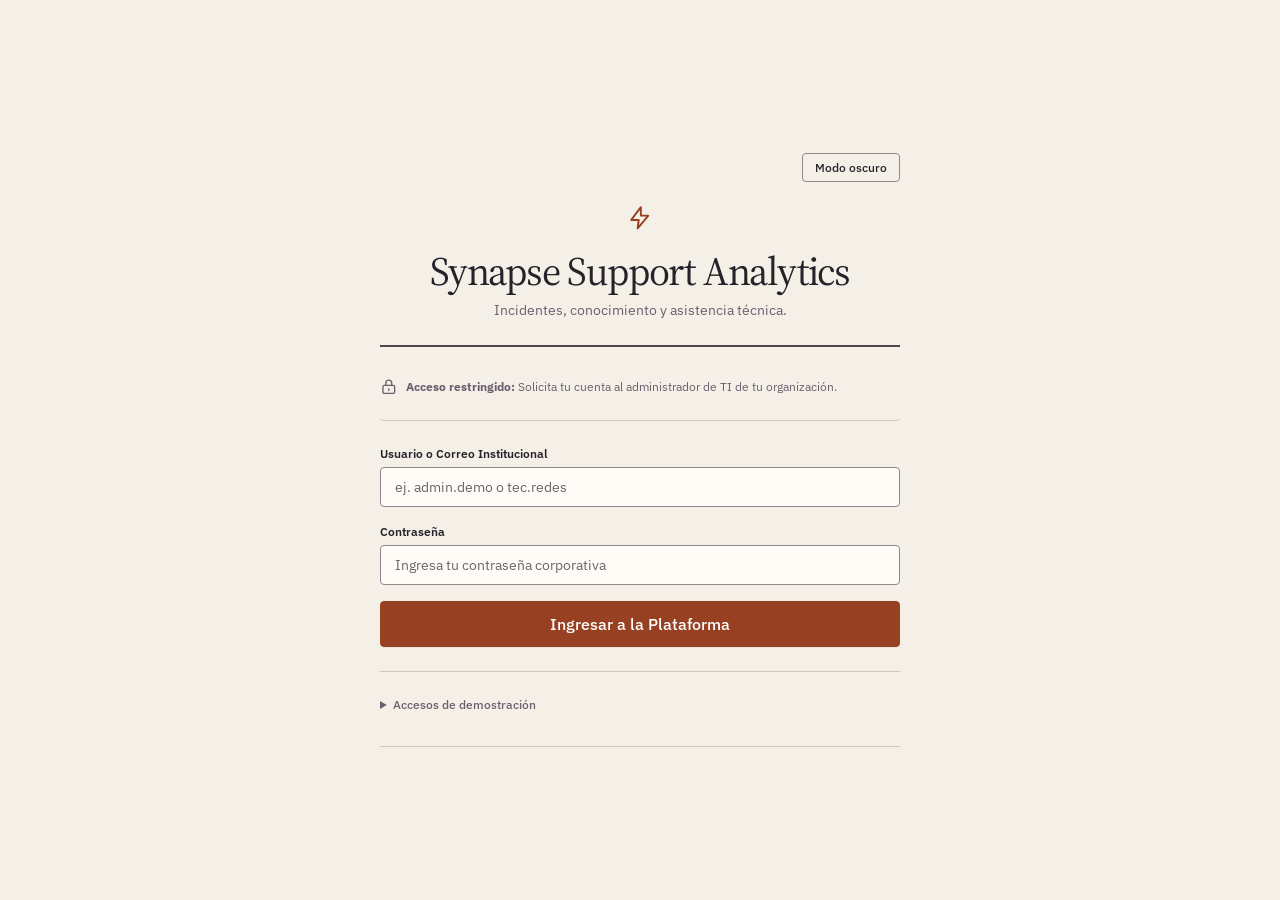
<file: frontend/index.html>
<!DOCTYPE html>
<html lang="es">
<head>
  <meta charset="UTF-8">
  <meta name="viewport" content="width=device-width, initial-scale=1.0">
  <meta name="theme-color" content="#f4f0e8">
  <link rel="preload" href="assets/fonts/ibm-plex-sans-latin.woff2" as="font" type="font/woff2" crossorigin>
  <script src="js/theme.js"></script>
  <title>Synapse Support Analytics — Acceso Corporativo</title>
  
  <!-- Estilos Nativos -->
  <link rel="stylesheet" href="css/variables.css">
  <link rel="stylesheet" href="css/base.css">
  <link rel="stylesheet" href="css/components.css">
  <link rel="stylesheet" href="css/modules/auth.css">
</head>
<body class="auth-page">

  <div class="auth-container">
    <div class="auth-theme-control">
      <button type="button" class="btn btn-outline btn-sm" data-theme-toggle aria-pressed="false">Modo oscuro</button>
    </div>
    <!-- Encabezado de Marca -->
    <header class="auth-brand">
      <div class="auth-logo-badge" aria-hidden="true"><svg class="icon" aria-hidden="true" focusable="false"><use href="assets/icons.svg#bolt"></use></svg></div>
      <h1>Synapse Support Analytics</h1>
      <p>Incidentes, conocimiento y asistencia técnica.</p>
    </header>

    <!-- Tarjeta Principal de Inicio de Sesión -->
    <main class="auth-card" role="main">
      
      <!-- Aviso Institucional de Autenticación -->
      <div class="corporate-notice">
        <span class="corporate-notice-icon"><svg class="icon" aria-hidden="true" focusable="false"><use href="assets/icons.svg#lock"></use></svg></span>
        <div>
          <strong>Acceso restringido:</strong> Solicita tu cuenta al administrador de TI de tu organización.
        </div>
      </div>

      <!-- Formulario de Inicio de Sesión -->
      <form id="form-login" novalidate>
        <div class="form-group" id="group-login-identifier">
          <label class="form-label" for="login-identifier">Usuario o Correo Institucional</label>
          <input 
            type="text" 
            id="login-identifier" 
            class="form-control" 
            placeholder="ej. admin.demo o tec.redes" 
            required 
            autocomplete="username"
          >
        </div>

        <div class="form-group" id="group-login-password">
          <label class="form-label" for="login-password">Contraseña</label>
          <input 
            type="password" 
            id="login-password" 
            class="form-control" 
            placeholder="Ingresa tu contraseña corporativa" 
            required 
            autocomplete="current-password"
          >
        </div>

        <button type="submit" class="btn btn-primary btn-block btn-lg" id="btn-submit-login">
          Ingresar a la Plataforma
        </button>
      </form>

      <!-- Credenciales Hardcodeadas de Prueba para Evaluación -->
      <details class="demo-credentials-box">
        <summary>Accesos de demostración</summary>
        <div class="demo-credentials-header">
          <span>Cuentas del entorno de demostración:</span>
          <span class="badge badge-priority-media">Contraseña: Demo.2026</span>
        </div>

        <!-- Grupo Administración -->
        <div class="demo-group">
          <div class="demo-group-label"><svg class="icon" aria-hidden="true" focusable="false"><use href="assets/icons.svg#crown"></use></svg> Rol Administrador (Gestión y Publicación)</div>
          <div class="demo-pills">
            <button type="button" class="demo-pill pill-admin" data-user="admin.demo" data-pass="Demo.2026" title="Administrador de Sistema">
              <span><svg class="icon" aria-hidden="true" focusable="false"><use href="assets/icons.svg#crown"></use></svg></span> admin.demo
            </button>
          </div>
        </div>

        <!-- Grupo Técnicos -->
        <div class="demo-group">
          <div class="demo-group-label"><svg class="icon" aria-hidden="true" focusable="false"><use href="assets/icons.svg#tools"></use></svg> Rol Técnicos Especialistas (Atención y Borradores)</div>
          <div class="demo-pills">
            <button type="button" class="demo-pill pill-tech" data-user="tec.redes" data-pass="Demo.2026" title="Camilo Herrera - Redes y Conectividad">
              <span><svg class="icon" aria-hidden="true" focusable="false"><use href="assets/icons.svg#network"></use></svg></span> tec.redes
            </button>
            <button type="button" class="demo-pill pill-tech" data-user="tec.hardware" data-pass="Demo.2026" title="Paola Díaz - Hardware y Periféricos">
              <span><svg class="icon" aria-hidden="true" focusable="false"><use href="assets/icons.svg#monitor"></use></svg></span> tec.hardware
            </button>
            <button type="button" class="demo-pill pill-tech" data-user="tec.software" data-pass="Demo.2026" title="Julián Ortiz - Sistema Operativo y Ofimática">
              <span><svg class="icon" aria-hidden="true" focusable="false"><use href="assets/icons.svg#laptop"></use></svg></span> tec.software
            </button>
            <button type="button" class="demo-pill pill-tech" data-user="tec.aplicaciones" data-pass="Demo.2026" title="Natalia Suárez - Aplicaciones y Servicios">
              <span><svg class="icon" aria-hidden="true" focusable="false"><use href="assets/icons.svg#phone"></use></svg></span> tec.aplicaciones
            </button>
          </div>
        </div>

        <!-- Grupo Usuarios Solicitantes -->
        <div class="demo-group">
          <div class="demo-group-label"><svg class="icon" aria-hidden="true" focusable="false"><use href="assets/icons.svg#user"></use></svg> Rol Usuarios Solicitantes (Reporte de Incidentes)</div>
          <div class="demo-pills">
            <button type="button" class="demo-pill pill-user" data-user="laura.gomez" data-pass="Demo.2026" title="Laura Gómez - Contabilidad">
              <span><svg class="icon" aria-hidden="true" focusable="false"><use href="assets/icons.svg#user"></use></svg></span> laura.gomez
            </button>
            <button type="button" class="demo-pill pill-user" data-user="carlos.ruiz" data-pass="Demo.2026" title="Carlos Ruiz - Recursos Humanos">
              <span><svg class="icon" aria-hidden="true" focusable="false"><use href="assets/icons.svg#user"></use></svg></span> carlos.ruiz
            </button>
          </div>
        </div>
      </details>

    </main>

    <!-- Modal Obligatorio: Cambio de Contraseña -->
    <div class="modal-overlay" id="modal-change-password" data-prevent-close="true" role="dialog" aria-modal="true" aria-labelledby="title-change-pass">
      <div class="modal-container">
        <header class="modal-header">
          <h2 class="modal-title" id="title-change-pass">Actualización Obligatoria de Contraseña</h2>
        </header>
        <div class="modal-body">
          <p class="text-muted" style="margin-bottom: var(--spacing-4);">
            Tu cuenta requiere un cambio de contraseña por política de seguridad corporativa antes de acceder.
          </p>
          <form id="form-change-password" novalidate>
            <div class="form-group">
              <label class="form-label" for="cp-current">Contraseña Actual (Temporal)</label>
              <input type="password" id="cp-current" class="form-control" required autocomplete="current-password">
            </div>

            <div class="form-group">
              <label class="form-label" for="cp-new">Nueva Contraseña</label>
              <input type="password" id="cp-new" class="form-control" required autocomplete="new-password">
              <ul class="password-policy-list" id="cp-password-policy">
                <li class="password-policy-item" id="cp-pol-length">
                  <span class="policy-icon"><svg class="icon policy-pending" aria-hidden="true" focusable="false"><use href="assets/icons.svg#circle"></use></svg><svg class="icon policy-valid" aria-hidden="true" focusable="false"><use href="assets/icons.svg#check"></use></svg></span> Mínimo 6 caracteres (máx. 72 bytes)
                </li>
                <li class="password-policy-item" id="cp-pol-upper">
                  <span class="policy-icon"><svg class="icon policy-pending" aria-hidden="true" focusable="false"><use href="assets/icons.svg#circle"></use></svg><svg class="icon policy-valid" aria-hidden="true" focusable="false"><use href="assets/icons.svg#check"></use></svg></span> Al menos una letra mayúscula (A-Z)
                </li>
                <li class="password-policy-item" id="cp-pol-special">
                  <span class="policy-icon"><svg class="icon policy-pending" aria-hidden="true" focusable="false"><use href="assets/icons.svg#circle"></use></svg><svg class="icon policy-valid" aria-hidden="true" focusable="false"><use href="assets/icons.svg#check"></use></svg></span> Al menos un carácter especial (!, @, #, $, etc.)
                </li>
              </ul>
            </div>

            <div class="form-group">
              <label class="form-label" for="cp-confirm">Confirmar Nueva Contraseña</label>
              <input type="password" id="cp-confirm" class="form-control" required autocomplete="new-password">
            </div>

            <div class="modal-footer">
              <button type="submit" class="btn btn-primary btn-block" id="btn-submit-cp">
                Guardar Nueva Contraseña y Continuar
              </button>
            </div>
          </form>
        </div>
      </div>
    </div>

  </div>

  <!-- Scripts Nativos -->
  <script src="js/config.js"></script>
  <script src="js/ui.js"></script>
  <script src="js/api.js"></script>
  <script src="js/auth.js"></script>
  <script>
    document.addEventListener('DOMContentLoaded', () => {
      // Si ya hay sesión activa válida, redirigir a la app principal
      if (AUTH.isAuthenticated()) {
        const user = AUTH.getUser();
        if (user && !user.mustChangePassword) {
          window.location.href = CONFIG.ROUTES.APP;
          return;
        } else if (user && user.mustChangePassword) {
          UI.openModal('modal-change-password');
        }
      }

      // Quick-fill para las cuentas de prueba hardcodeadas
      document.querySelectorAll('.demo-pill').forEach(pill => {
        pill.addEventListener('click', () => {
          document.getElementById('login-identifier').value = pill.dataset.user;
          document.getElementById('login-password').value = pill.dataset.pass;
          document.getElementById('btn-submit-login').focus();
          UI.showToast(`Credenciales cargadas para ${pill.dataset.user}`, 'info', 'Acceso Rápido', 2000);
        });
      });

      // Validador en vivo para cambio obligatorio de contraseña
      const cpNewInput = document.getElementById('cp-new');
      const cpPolLength = document.getElementById('cp-pol-length');
      const cpPolUpper = document.getElementById('cp-pol-upper');
      const cpPolSpecial = document.getElementById('cp-pol-special');

      cpNewInput.addEventListener('input', () => {
        const check = UI.checkPasswordPolicy(cpNewInput.value);
        cpPolLength.classList.toggle('valid', check.hasMinLength && check.hasMaxBytes);
        cpPolUpper.classList.toggle('valid', check.hasUppercase);
        cpPolSpecial.classList.toggle('valid', check.hasSpecial);
      });

      // Flujo de Login
      const formLogin = document.getElementById('form-login');
      const btnSubmitLogin = document.getElementById('btn-submit-login');

      formLogin.addEventListener('submit', async (e) => {
        e.preventDefault();
        const identifier = document.getElementById('login-identifier').value.trim();
        const password = document.getElementById('login-password').value;

        if (!identifier || !password) {
          UI.showToast('Por favor, ingresa tu usuario/correo y contraseña.', 'warning');
          return;
        }

        UI.setLoading(btnSubmitLogin, true, 'Verificando credenciales...');
        const res = await AUTH.login(identifier, password);
        UI.setLoading(btnSubmitLogin, false);

        if (!res.ok) {
          UI.showToast(res.error || 'No fue posible iniciar sesión.', 'error', 'Error de Autenticación');
          return;
        }

        if (res.mustChangePassword) {
          document.getElementById('cp-current').value = password;
          UI.showToast('Debes actualizar tu contraseña antes de continuar.', 'info', 'Primer Ingreso');
          UI.openModal('modal-change-password');
        } else {
          UI.showToast(`¡Bienvenido, ${res.user.username}!`, 'success', 'Ingreso Exitoso');
          setTimeout(() => {
            window.location.href = CONFIG.ROUTES.APP;
          }, 600);
        }
      });

      // Flujo de Cambio Obligatorio de Contraseña (POST /api/auth/change-password)
      const formChangePass = document.getElementById('form-change-password');
      const btnSubmitCp = document.getElementById('btn-submit-cp');

      formChangePass.addEventListener('submit', async (e) => {
        e.preventDefault();
        const currentPassword = document.getElementById('cp-current').value;
        const newPassword = document.getElementById('cp-new').value;
        const confirmPassword = document.getElementById('cp-confirm').value;

        if (!currentPassword || !newPassword || !confirmPassword) {
          UI.showToast('Todos los campos son obligatorios.', 'warning');
          return;
        }

        if (newPassword !== confirmPassword) {
          UI.showToast('La nueva contraseña y su confirmación no coinciden.', 'warning');
          return;
        }

        const passCheck = UI.checkPasswordPolicy(newPassword);
        if (!passCheck.isValid) {
          UI.showToast('La nueva contraseña no cumple con la política de seguridad.', 'warning');
          return;
        }

        UI.setLoading(btnSubmitCp, true, 'Actualizando contraseña...');
        const res = await AUTH.changePassword(currentPassword, newPassword);
        UI.setLoading(btnSubmitCp, false);

        if (!res.ok) {
          UI.showToast(res.error || 'Error al actualizar la contraseña.', 'error');
          return;
        }

        UI.showToast('Contraseña actualizada exitosamente.', 'success', 'Seguridad');
        UI.closeModal('modal-change-password');
        setTimeout(() => {
          window.location.href = CONFIG.ROUTES.APP;
        }, 1000);
      });

      // Función global para disparar modal obligatorio desde interceptor
      window.triggerMandatoryPasswordChange = () => {
        UI.openModal('modal-change-password');
      };
    });
  </script>
</body>
</html>
</file>
<file: frontend/css/variables.css>
/* Identidad editorial: papel cálido, tinta ciruela y arcilla. */
:root {
  color-scheme: light;
  --color-primary: #282129;
  --color-primary-hover: #403545;
  --color-primary-light: #57495c;
  --color-primary-subtle: #e9e1d6;
  --color-accent: #984122;
  --color-accent-hover: #7e331b;
  --color-accent-light: #ad5030;
  --color-accent-subtle: #f0e2d9;
  --text-link: #984122;
  --text-on-accent: #ffffff;
  --color-success: #35624c;
  --color-success-hover: #284e3c;
  --color-success-bg: #e4eee6;
  --color-success-border: #b8cebe;
  --color-warning: #855a13;
  --color-warning-bg: #f4ead3;
  --color-warning-border: #d9c18e;
  --color-danger: #a23232;
  --color-danger-hover: #862828;
  --color-danger-bg: #f6e3df;
  --color-danger-border: #dfb7b0;
  --color-info: #445f88;
  --color-info-bg: #e7ecf3;
  --color-info-border: #bac9dd;
  --status-open-text: #445f88;
  --status-open-bg: #e7ecf3;
  --status-assigned-text: #695077;
  --status-assigned-bg: #ece5ef;
  --status-in-progress-text: #855a13;
  --status-in-progress-bg: #f4ead3;
  --status-resolved-text: #35624c;
  --status-resolved-bg: #e4eee6;
  --status-closed-text: #625c65;
  --status-closed-bg: #e9e5e5;
  --priority-baja: #35624c;
  --priority-media: #445f88;
  --priority-alta: #855a13;
  --priority-critica: #a23232;
  --bg-body: #f4f0e8;
  --bg-surface: #faf7f1;
  --bg-surface-alt: #ede7dd;
  --bg-surface-elevated: #fffcf7;
  --bg-input: #fffcf7;
  --text-main: #282129;
  --text-muted: #6a606d;
  --text-subtle: #6f626b;
  --text-inverse: #ffffff;
  --border-color: #cfc7bd;
  --border-color-subtle: #ded7ce;
  --border-strong: #514650;
  --border-focus: #984122;
  --border-control: #93858c;
  --focus-ring: #98412230;
  --chart-surface: #f4f0e8;
  --chart-category-1: #984122;
  --chart-category-2: #685373;
  --chart-category-3: #637d76;
  --chart-category-4: #b68c6c;
  --chart-category-5: #857b9d;
  --chart-category-6: #b7a99b;
  --chart-category-7: #727b88;
  --font-family-display: "Source Serif 4", Georgia, serif;
  /* Tipografía */
  --font-family-base: "IBM Plex Sans", "Segoe UI", sans-serif;
  --font-family-mono: ui-monospace, SFMono-Regular, Menlo, Monaco, Consolas, "Liberation Mono", "Courier New", monospace;
  --font-size-xs: 0.75rem;     /* 12px */
  --font-size-sm: 0.875rem;    /* 14px */
  --font-size-base: 1rem;      /* 16px */
  --font-size-lg: 1.125rem;    /* 18px */
  --font-size-xl: 1.25rem;     /* 20px */
  --font-size-2xl: 1.5rem;     /* 24px */
  --font-size-3xl: 1.875rem;   /* 30px */

  --font-weight-normal: 400;
  --font-weight-medium: 500;
  --font-weight-semibold: 600;
  --font-weight-bold: 700;

  /* Espaciado */
  --spacing-1: 0.25rem;
  --spacing-2: 0.5rem;
  --spacing-3: 0.75rem;
  --spacing-4: 1rem;
  --spacing-5: 1.25rem;
  --spacing-6: 1.5rem;
  --spacing-8: 2rem;
  --spacing-10: 2.5rem;
  --spacing-12: 3rem;

  /* Radios de Borde */
  --radius-sm: 0.1875rem;
  --radius-md: 0.25rem;
  --radius-lg: 0.375rem;
  --radius-xl: 0.5rem;
  --radius-full: 9999px;

  /* Sombras y Elevaciones */
  --shadow-xs: 0 1px 2px 0 rgb(0 0 0 / 0.05);
  --shadow-sm: 0 1px 3px rgb(40 33 41 / 0.04);
  --shadow-md: 0 4px 6px -1px rgb(0 0 0 / 0.1), 0 2px 4px -2px rgb(0 0 0 / 0.1);
  --shadow-lg: 0 10px 15px -3px rgb(0 0 0 / 0.1), 0 4px 6px -4px rgb(0 0 0 / 0.1);
  --shadow-xl: 0 24px 72px rgb(15 11 17 / 0.24);

  /* Transiciones */
  --transition-fast: 0.15s cubic-bezier(0.4, 0, 0.2, 1);
  --transition-normal: 0.2s cubic-bezier(0.4, 0, 0.2, 1);
  --transition-slow: 0.3s cubic-bezier(0.4, 0, 0.2, 1);

  /* Capas (z-index) */
  --z-dropdown: 1000;
  --z-sticky: 1020;
  --z-modal-backdrop: 1050;
  --z-modal: 1060;
  --z-toast: 1080;
}


/* Oscuro editorial: mismas jerarquías, sin superficies blancas ni negro puro. */
:root[data-theme="dark"] {
  color-scheme: dark;
  --color-primary: #362d39;
  --color-primary-hover: #493c4b;
  --color-primary-light: #6b5868;
  --color-primary-subtle: #302830;
  --color-accent: #e6a07d;
  --color-accent-hover: #f1b392;
  --color-accent-light: #edaf8f;
  --color-accent-subtle: #382a27;
  --text-link: #e6a07d;
  --text-on-accent: #211919;
  --bg-body: #1a171c;
  --bg-surface: #211d23;
  --bg-surface-alt: #2a242b;
  --bg-surface-elevated: #2c252e;
  --bg-input: #241f26;
  --text-main: #eee5dc;
  --text-muted: #beb0bd;
  --text-subtle: #b3a5af;
  --border-color: #534650;
  --border-color-subtle: #3d343e;
  --border-strong: #aa929f;
  --border-focus: #e6a07d;
  --border-control: #93818e;
  --focus-ring: #e6a07d40;
  --color-success: #a3c9ae;
  --color-success-hover: #b5d8be;
  --color-success-bg: #24332b;
  --color-success-border: #526e5b;
  --color-warning: #e2c180;
  --color-warning-bg: #382e20;
  --color-warning-border: #806947;
  --color-danger: #eda49d;
  --color-danger-hover: #f4b7b0;
  --color-danger-bg: #3d262b;
  --color-danger-border: #895963;
  --color-info: #b0c5e1;
  --color-info-bg: #26303e;
  --color-info-border: #596b83;
  --status-open-text: #b0c5e1;
  --status-open-bg: #26303e;
  --status-assigned-text: #cbb1dd;
  --status-assigned-bg: #34293d;
  --status-in-progress-text: #e2c180;
  --status-in-progress-bg: #382e20;
  --status-resolved-text: #a3c9ae;
  --status-resolved-bg: #24332b;
  --status-closed-text: #c1b6c0;
  --status-closed-bg: #302b33;
  --priority-baja: #a3c9ae;
  --priority-media: #b0c5e1;
  --priority-alta: #e2c180;
  --priority-critica: #eda49d;
  --chart-surface: #1a171c;
  --chart-category-1: #e6a07d;
  --chart-category-2: #bda4cc;
  --chart-category-3: #97b9aa;
  --chart-category-4: #d1b88e;
  --chart-category-5: #94abc8;
  --chart-category-6: #b6a59a;
  --chart-category-7: #b8bcc4;
}
</file>
<file: frontend/css/base.css>
@font-face {
  font-family: 'IBM Plex Sans';
  font-style: normal;
  font-weight: 400 700;
  font-stretch: 100%;
  font-display: swap;
  src: url("../assets/fonts/ibm-plex-sans-latin.woff2") format('woff2');
  unicode-range: U+0000-00FF, U+0131, U+0152-0153, U+02BB-02BC, U+02C6, U+02DA, U+02DC, U+0304, U+0308, U+0329, U+2000-206F, U+20AC, U+2122, U+2191, U+2193, U+2212, U+2215, U+FEFF, U+FFFD;
}

@font-face {
  font-family: 'Source Serif 4';
  font-style: normal;
  font-weight: 400 700;
  font-display: swap;
  src: url("../assets/fonts/source-serif-4-latin.woff2") format('woff2');
  unicode-range: U+0000-00FF, U+0131, U+0152-0153, U+02BB-02BC, U+02C6, U+02DA, U+02DC, U+0304, U+0308, U+0329, U+2000-206F, U+20AC, U+2122, U+2191, U+2193, U+2212, U+2215, U+FEFF, U+FFFD;
}

/**
 * Synapse Support Analytics - Reset y Estilos Base
 */
*, *::before, *::after {
  box-sizing: border-box;
  margin: 0;
  padding: 0;
}

html {
  font-size: 16px;
  -webkit-font-smoothing: antialiased;
  -moz-osx-font-smoothing: grayscale;
  scroll-behavior: smooth;
}

body {
  font-family: var(--font-family-base);
  font-size: var(--font-size-sm);
  line-height: 1.5;
  color: var(--text-main);
  background-color: var(--bg-body);
  min-height: 100vh;
}

a {
  color: var(--text-link);
  text-decoration: none;
  transition: color var(--transition-fast);
}

a:hover {
  color: var(--text-link);
  text-decoration: underline;
}

h1, h2, h3, h4, h5, h6 {
  color: var(--text-main);
  font-weight: var(--font-weight-semibold);
  line-height: 1.25;
}

h1 { font-size: var(--font-size-2xl); }
h2 { font-size: var(--font-size-xl); }
h3 { font-size: var(--font-size-lg); }

p {
  color: var(--text-main);
}

small, .text-muted {
  color: var(--text-muted);
}

code, pre {
  font-family: var(--font-family-mono);
  font-size: 0.9em;
}

button, input, select, textarea {
  font-family: inherit;
  font-size: inherit;
}

/* Enfoque accesible */
.icon {
  display: inline-block;
  width: 1em;
  height: 1em;
  flex-shrink: 0;
  vertical-align: -0.15em;
  fill: none;
  stroke: currentColor;
  stroke-width: 1.8;
  stroke-linecap: round;
  stroke-linejoin: round;
}

:focus-visible {
  outline: 2px solid var(--border-focus);
  outline-offset: 2px;
}

button, a, summary, input, select, textarea { touch-action: manipulation; }
button { -webkit-tap-highlight-color: transparent; }
input, select, textarea { accent-color: var(--color-accent); }
h1, h2 { text-wrap: balance; }
.skip-link { position: fixed; top: -100px; left: 16px; z-index: 1100; padding: 12px 20px; background: var(--bg-surface-elevated); border: 1px solid var(--border-focus); }
.skip-link:focus { top: 12px; }
.sr-only { position: absolute; width: 1px; height: 1px; padding: 0; margin: -1px; overflow: hidden; clip-path: inset(50%); white-space: nowrap; border: 0; }
[hidden] { display: none !important; }
@media (prefers-reduced-motion: reduce) {
  *, *::before, *::after { animation: none !important; transition: none !important; scroll-behavior: auto !important; }
}
@media (pointer: coarse) {
  .btn, .nav-item, .modal-close, .star-btn, .btn-logout, .source-evidence-toggle, .demo-pill { min-height: 44px; }
  .modal-close, .star-btn, .btn-logout { min-width: 44px; }
}
</file>
<file: frontend/css/components.css>
/**
 * Synapse Support Analytics - Componentes Reutilizables
 */

/* ==========================================================================
   Botones
   ========================================================================== */
.btn {
  display: inline-flex;
  align-items: center;
  justify-content: center;
  gap: var(--spacing-2);
  padding: 0.625rem 1.25rem;
  font-weight: var(--font-weight-medium);
  font-size: var(--font-size-sm);
  line-height: 1.25;
  border-radius: var(--radius-md);
  border: 1px solid transparent;
  cursor: pointer;
  transition: background-color var(--transition-fast), border-color var(--transition-fast), color var(--transition-fast);
  text-decoration: none;
  user-select: none;
  white-space: nowrap;
}

.btn:disabled, .btn.is-disabled {
  opacity: 0.6;
  cursor: not-allowed;
  pointer-events: none;
}

.btn-primary {
  background-color: var(--color-accent);
  color: var(--text-on-accent);
  border-color: var(--color-accent);
  box-shadow: var(--shadow-xs);
}
.btn-primary:hover {
  background-color: var(--color-accent-hover);
  border-color: var(--color-accent-hover);
  color: var(--text-on-accent);
  text-decoration: none;
}

.btn-secondary {
  background-color: var(--color-primary);
  color: var(--text-inverse);
}
.btn-secondary:hover {
  background-color: var(--color-primary-hover);
  color: var(--text-inverse);
  text-decoration: none;
}

.btn-outline {
  background-color: transparent;
  color: var(--text-main);
  border-color: var(--border-control);
}
.btn-outline:hover {
  background-color: var(--bg-surface-alt);
  border-color: var(--text-muted);
  text-decoration: none;
}

[data-theme-toggle][aria-pressed="true"] {
  background-color: var(--color-accent-subtle);
  border-color: var(--border-focus);
}

.btn-danger {
  background-color: var(--color-danger);
  color: var(--text-on-accent);
}
.btn-danger:hover {
  background-color: var(--color-danger-hover);
  color: var(--text-on-accent);
  text-decoration: none;
}

.btn-success {
  background-color: var(--color-success);
  color: var(--text-on-accent);
}
.btn-success:hover {
  background-color: var(--color-success-hover);
  color: var(--text-on-accent);
  text-decoration: none;
}

.btn-sm {
  padding: 0.375rem 0.75rem;
  font-size: var(--font-size-xs);
}

.btn-lg {
  padding: 0.75rem 1.5rem;
  font-size: var(--font-size-base);
}

.btn-block {
  width: 100%;
}

/* Spinner dentro de botón */
.spinner {
  display: inline-block;
  width: 1rem;
  height: 1rem;
  border: 2px solid currentColor;
  border-right-color: transparent;
  border-radius: 50%;
  animation: spin 0.7s linear infinite;
}

@keyframes spin {
  to { transform: rotate(360deg); }
}

/* ==========================================================================
   Formularios e Inputs
   ========================================================================== */
.form-group {
  margin-bottom: var(--spacing-4);
  display: flex;
  flex-direction: column;
}

.form-label {
  font-size: var(--font-size-xs);
  font-weight: var(--font-weight-semibold);
  color: var(--text-main);
  margin-bottom: var(--spacing-1);
  display: flex;
  justify-content: space-between;
  align-items: center;
}

.form-control, .form-select, textarea.form-control {
  width: 100%;
  padding: 0.625rem 0.875rem;
  font-size: var(--font-size-sm);
  color: var(--text-main);
  background-color: var(--bg-input);
  border: 1px solid var(--border-control);
  border-radius: var(--radius-md);
  transition: border-color var(--transition-fast), box-shadow var(--transition-fast);
}

.form-control:focus, .form-select:focus, textarea.form-control:focus {
  outline: none;
  border-color: var(--border-focus);
  box-shadow: 0 0 0 3px var(--focus-ring);
}

.form-control::placeholder {
  color: var(--text-subtle);
}

.form-help {
  font-size: var(--font-size-xs);
  color: var(--text-muted);
  margin-top: var(--spacing-1);
}

.form-error-msg {
  font-size: var(--font-size-xs);
  color: var(--color-danger);
  margin-top: var(--spacing-1);
  display: none;
}

.form-group.has-error .form-control,
.form-control[aria-invalid="true"],
.form-select[aria-invalid="true"] {
  border-color: var(--color-danger);
}
.form-group.has-error .form-error-msg {
  display: block;
}

/* Checklist de Política de Contraseña */
.password-policy-list {
  background-color: var(--bg-surface-alt);
  border: 1px solid var(--border-color);
  border-radius: var(--radius-md);
  padding: var(--spacing-3);
  margin-top: var(--spacing-2);
  list-style: none;
}

.password-policy-item {
  display: flex;
  align-items: center;
  gap: var(--spacing-2);
  font-size: var(--font-size-xs);
  color: var(--text-muted);
  margin-bottom: var(--spacing-1);
}
.password-policy-item:last-child {
  margin-bottom: 0;
}
.password-policy-item.valid {
  color: var(--color-success);
}
.policy-icon { display: inline-flex; }
.password-policy-item.valid .policy-pending,
.password-policy-item:not(.valid) .policy-valid { display: none; }

/* ==========================================================================
   Badges / Etiquetas de Estado y Prioridad
   ========================================================================== */
.badge {
  display: inline-flex;
  align-items: center;
  gap: 0.35rem;
  padding: 0.2rem 0.55rem;
  font-size: var(--font-size-xs);
  font-weight: var(--font-weight-medium);
  border-radius: var(--radius-sm);
  line-height: 1.2;
}

.badge-open {
  background-color: var(--status-open-bg);
  color: var(--status-open-text);
}
.badge-assigned {
  background-color: var(--status-assigned-bg);
  color: var(--status-assigned-text);
}
.badge-in-progress {
  background-color: var(--status-in-progress-bg);
  color: var(--status-in-progress-text);
}
.badge-resolved {
  background-color: var(--status-resolved-bg);
  color: var(--status-resolved-text);
}
.badge-closed {
  background-color: var(--status-closed-bg);
  color: var(--status-closed-text);
}

.badge-priority-baja {
  background-color: var(--color-success-bg);
  color: var(--priority-baja);
  border: 1px solid var(--color-success-border);
}
.badge-priority-media {
  background-color: var(--color-accent-subtle);
  color: var(--priority-media);
  border: 1px solid var(--color-info-border);
}
.badge-priority-alta {
  background-color: var(--color-warning-bg);
  color: var(--priority-alta);
  border: 1px solid var(--color-warning-border);
}
.badge-priority-critica {
  background-color: var(--color-danger-bg);
  color: var(--priority-critica);
  border: 1px solid var(--color-danger-border);
}

/* ==========================================================================
   Tarjetas (Cards)
   ========================================================================== */
.card {
  background-color: var(--bg-surface);
  border: 1px solid var(--border-color);
  border-radius: var(--radius-lg);
  box-shadow: var(--shadow-sm);
  overflow: hidden;
  transition: box-shadow var(--transition-fast);
}


.card-header {
  padding: var(--spacing-4) var(--spacing-6);
  border-bottom: 1px solid var(--border-color);
  background-color: var(--bg-surface);
  display: flex;
  justify-content: space-between;
  align-items: center;
}

.card-body {
  padding: var(--spacing-6);
}

.card-footer {
  padding: var(--spacing-4) var(--spacing-6);
  border-top: 1px solid var(--border-color);
  background-color: var(--bg-surface-alt);
}

/* ==========================================================================
   Modales Accesibles
   ========================================================================== */
.modal-overlay {
  position: fixed;
  inset: 0;
  background-color: rgb(15 11 17 / 0.7);
  z-index: var(--z-modal-backdrop);
  display: flex;
  align-items: center;
  justify-content: center;
  padding: var(--spacing-4);
  opacity: 0;
  visibility: hidden;
  transition: opacity var(--transition-normal), visibility var(--transition-normal);
}

.modal-overlay.is-open {
  opacity: 1;
  visibility: visible;
}

.modal-container {
  background-color: var(--bg-surface);
  border-radius: var(--radius-xl);
  box-shadow: var(--shadow-xl);
  width: 100%;
  max-width: 500px;
  max-height: 90vh;
  max-height: 90dvh;
  overscroll-behavior: contain;
  overflow-y: auto;
  border: 1px solid var(--border-color);
  transform: translateY(12px) scale(0.98);
  transition: transform var(--transition-normal);
}

.modal-overlay.is-open .modal-container {
  transform: translateY(0) scale(1);
}

.modal-header {
  padding: var(--spacing-5) var(--spacing-6);
  border-bottom: 1px solid var(--border-color);
  display: flex;
  align-items: center;
  justify-content: space-between;
}

.modal-title {
  font-size: var(--font-size-lg);
  font-weight: var(--font-weight-semibold);
  color: var(--text-main);
}

.modal-close {
  background: transparent;
  border: none;
  font-size: 1.5rem;
  line-height: 1;
  color: var(--text-muted);
  cursor: pointer;
  padding: var(--spacing-1);
  border-radius: var(--radius-sm);
  transition: color var(--transition-fast);
}
.modal-close:hover {
  color: var(--text-main);
}

.modal-body {
  padding: var(--spacing-6);
}

.modal-footer {
  padding: var(--spacing-4) var(--spacing-6);
  border-top: 1px solid var(--border-color);
  background-color: var(--bg-surface-alt);
  display: flex;
  justify-content: flex-end;
  gap: var(--spacing-3);
  border-bottom-left-radius: var(--radius-xl);
  border-bottom-right-radius: var(--radius-xl);
}

/* ==========================================================================
   Sistema de Notificaciones (Toasts)
   ========================================================================== */
.toast-container {
  position: fixed;
  top: var(--spacing-6);
  right: var(--spacing-6);
  z-index: var(--z-toast);
  display: flex;
  flex-direction: column;
  gap: var(--spacing-3);
  max-width: 400px;
  width: calc(100% - 2rem);
  pointer-events: none;
}

.toast {
  pointer-events: auto;
  background-color: var(--bg-surface);
  border: 1px solid var(--border-color);
  border-radius: var(--radius-lg);
  box-shadow: var(--shadow-lg);
  padding: var(--spacing-3) var(--spacing-4);
  display: flex;
  align-items: flex-start;
  gap: var(--spacing-3);
  animation: slideInRight 0.3s cubic-bezier(0.16, 1, 0.3, 1);
  transition: background-color var(--transition-fast), border-color var(--transition-fast), color var(--transition-fast);
}

.toast-icon {
  font-size: 1.25rem;
  line-height: 1;
  flex-shrink: 0;
  margin-top: 2px;
}

.toast-content {
  flex: 1;
}

.toast-title {
  font-size: var(--font-size-sm);
  font-weight: var(--font-weight-semibold);
  color: var(--text-main);
  margin-bottom: 2px;
}

.toast-message {
  font-size: var(--font-size-xs);
  color: var(--text-muted);
  line-height: 1.4;
}

.toast-close {
  background: transparent;
  border: none;
  color: var(--text-subtle);
  cursor: pointer;
  padding: 2px;
  font-size: 1.1rem;
  line-height: 1;
}
.toast-close:hover {
  color: var(--text-main);
}

.toast-success {
  border-left: 4px solid var(--color-success);
}
.toast-success .toast-icon {
  color: var(--color-success);
}

.toast-error {
  border-left: 4px solid var(--color-danger);
}
.toast-error .toast-icon {
  color: var(--color-danger);
}

.toast-warning {
  border-left: 4px solid var(--color-warning);
}
.toast-warning .toast-icon {
  color: var(--color-warning);
}

.toast-info {
  border-left: 4px solid var(--color-accent);
}
.toast-info .toast-icon {
  color: var(--color-accent);
}

@keyframes slideInRight {
  from {
    opacity: 0;
    transform: translateX(100%);
  }
  to {
    opacity: 1;
    transform: translateX(0);
  }
}

/* ==========================================================================
   Pestañas (Tabs)
   ========================================================================== */
.tabs-nav {
  display: flex;
  border-bottom: 1px solid var(--border-color);
  gap: var(--spacing-2);
  margin-bottom: var(--spacing-6);
}

.tab-btn {
  background: transparent;
  border: none;
  padding: 0.625rem 1rem;
  font-size: var(--font-size-sm);
  font-weight: var(--font-weight-medium);
  color: var(--text-muted);
  cursor: pointer;
  position: relative;
  transition: color var(--transition-fast);
}

.tab-btn:hover {
  color: var(--text-main);
}

.tab-btn.is-active {
  color: var(--color-accent);
  font-weight: var(--font-weight-semibold);
}

.tab-btn.is-active::after {
  content: "";
  position: absolute;
  bottom: -1px;
  left: 0;
  right: 0;
  height: 2px;
  background-color: var(--color-accent);
}

.tab-pane {
  display: none;
}

.tab-pane.is-active {
  display: block;
}

/* Administración: usuarios y categorías lado a lado; una columna en pantallas estrechas */
.admin-grid {
  display: grid;
  grid-template-columns: 2fr 1fr;
  gap: var(--spacing-6);
}

@media (max-width: 1024px) {
  .admin-grid {
    grid-template-columns: 1fr;
  }
}

.card-header, .modal-header { gap: var(--spacing-3); }
.card-header { flex-wrap: wrap; }
.card-title { font-size: var(--font-size-base); }
.modal-title { min-width: 0; font-family: var(--font-family-display); font-size: 1.5rem; font-weight: 500; overflow-wrap: anywhere; }
.modal-header > div, .card-body { min-width: 0; }
.modal-header { align-items: flex-start; }
.modal-close { display: grid; place-items: center; flex-shrink: 0; padding: 8px; }
.modal-footer { flex-wrap: wrap; }
.form-columns { display: grid; grid-template-columns: repeat(2, minmax(0, 1fr)); gap: var(--spacing-4); }
.toast-message, .card-body, .modal-body { overflow-wrap: anywhere; }
@media (max-width: 580px) {
  .form-columns { grid-template-columns: minmax(0, 1fr); gap: 0; }
  .modal-overlay { padding: 8px; }
  .modal-container { max-height: calc(100dvh - 16px); }
  .modal-body, .card-body { padding: var(--spacing-4); }
  .modal-header, .modal-footer, .card-header { padding: var(--spacing-4); }
  .toast-container { top: 16px; right: 16px; }
  .form-control, .form-select { font-size: 16px; }
}
</file>
<file: frontend/css/modules/auth.css>
/**
 * Synapse Support Analytics - Estilos Específicos de Pantalla de Autenticación
 */
.auth-page {
  min-height: 100vh;
  display: flex;
  align-items: center;
  justify-content: center;
  padding: var(--spacing-6);
  background: var(--bg-body);
}

.auth-container {
  width: 100%;
  max-width: 520px;
}

.auth-theme-control {
  display: flex;
  justify-content: flex-end;
  margin-bottom: var(--spacing-4);
}

.auth-brand {
  text-align: center;
  margin-bottom: var(--spacing-6);
}

.auth-logo-badge {
  display: inline-flex;
  align-items: center;
  justify-content: center;
  width: 54px;
  height: 54px;
  border-radius: 0;
  background: transparent;
  color: var(--color-accent);
  font-size: 1.6rem;
  font-weight: bold;
  margin-bottom: var(--spacing-3);
  box-shadow: none;
}

.auth-brand h1 {
  font-size: var(--font-size-2xl);
  font-weight: var(--font-weight-bold);
  color: var(--text-main);
  letter-spacing: -0.02em;
}

.auth-brand p {
  font-size: var(--font-size-sm);
  color: var(--text-muted);
  margin-top: var(--spacing-1);
}

.auth-card {
  background-color: var(--bg-surface);
  border: 1px solid var(--border-color);
  border-radius: 0;
  box-shadow: none;
  padding: var(--spacing-8);
}

.corporate-notice {
  display: flex;
  align-items: center;
  gap: var(--spacing-2);
  background-color: var(--color-accent-subtle);
  border: 1px solid var(--color-info-border);
  border-radius: var(--radius-md);
  padding: var(--spacing-3) var(--spacing-4);
  margin-bottom: var(--spacing-6);
  font-size: var(--font-size-xs);
  color: var(--status-open-text);
  line-height: 1.4;
}

.corporate-notice-icon {
  font-size: 1.1rem;
  flex-shrink: 0;
}

/* Credenciales Hardcodeadas de Demostración */
.demo-credentials-box {
  background-color: var(--bg-surface-alt);
  border: 1px dashed var(--border-color);
  border-radius: var(--radius-lg);
  padding: var(--spacing-4);
  margin-top: var(--spacing-6);
  font-size: var(--font-size-xs);
}

.demo-credentials-header {
  font-weight: var(--font-weight-semibold);
  color: var(--text-main);
  margin-bottom: var(--spacing-3);
  display: flex;
  align-items: center;
  justify-content: space-between;
}

.demo-group {
  margin-bottom: var(--spacing-3);
}
.demo-group:last-child {
  margin-bottom: 0;
}

.demo-group-label {
  font-size: 0.6875rem;
  text-transform: uppercase;
  letter-spacing: 0.05em;
  color: var(--text-muted);
  font-weight: var(--font-weight-semibold);
  margin-bottom: var(--spacing-1);
}

.demo-pills {
  display: flex;
  flex-wrap: wrap;
  gap: var(--spacing-2);
}

.demo-pill {
  background-color: var(--bg-surface);
  border: 1px solid var(--border-color);
  border-radius: var(--radius-sm);
  padding: 0.3rem 0.6rem;
  cursor: pointer;
  font-family: var(--font-family-mono);
  font-size: 0.72rem;
  color: var(--text-main);
  display: inline-flex;
  align-items: center;
  gap: 0.35rem;
  transition: color var(--transition-fast), border-color var(--transition-fast);
}

.demo-pill:hover {
  background-color: var(--color-accent-subtle);
  border-color: var(--color-accent-light);
  color: var(--color-accent);
}

.demo-pill.pill-admin {
  border-color: var(--border-color);
  background-color: var(--bg-surface-alt);
  font-weight: var(--font-weight-bold);
}
.demo-pill.pill-tech {
  border-color: var(--border-color);
  background-color: var(--status-assigned-bg);
  color: var(--status-assigned-text);
}
.demo-pill.pill-user {
  border-color: var(--border-color);
}

.auth-brand h1 { font-family: var(--font-family-display); font-size: 40px; font-weight: 400; letter-spacing: -1.2px; }
.auth-card { background: transparent; border: 0; border-top: 2px solid var(--border-strong); border-bottom: 1px solid var(--border-color); padding: 28px 0; }
.auth-logo-badge { width: 40px; height: 40px; margin-bottom: 8px; }
.corporate-notice { background: transparent; border: 0; border-bottom: 1px solid var(--border-color); padding: 0 0 20px; color: var(--text-muted); }
.demo-credentials-box { border: 0; border-top: 1px solid var(--border-color); border-radius: 0; padding: 20px 0 0; background: transparent; }
.demo-credentials-box > summary { cursor: pointer; font-weight: 500; color: var(--text-muted); padding: 4px 0; }
.demo-credentials-header { flex-wrap: wrap; gap: 8px; margin-top: 16px; }
@media (max-width: 580px) {
  .auth-page { padding: 24px 16px; align-items: flex-start; }
  .auth-brand h1 { font-size: 34px; }
}
</file>
<file: frontend/css/modules/app.css>
/* Cabecera editorial y navegación horizontal. */
.app-layout { min-height: 100vh; background: var(--bg-body); }
.app-sidebar { display: grid; grid-template-columns: minmax(190px, 1fr) auto minmax(170px, 1fr); align-items: center; gap: 24px; padding: 20px 48px; border-bottom: 1px solid var(--border-strong); }
.sidebar-brand { display: flex; align-items: center; gap: 12px; }
.sidebar-brand-icon { display: grid; place-items: center; width: 30px; height: 36px; color: var(--color-accent); font-size: 26px; }
.sidebar-brand-text h2 { font-family: var(--font-family-display); font-weight: 500; font-size: 36px; line-height: 1; letter-spacing: -1.5px; }
.sidebar-brand-text span { display: block; margin-top: 8px; font-size: 10px; letter-spacing: .16em; text-transform: uppercase; color: var(--text-muted); }
.sidebar-nav { display: flex; gap: 8px; align-items: center; }
.nav-section-title { display: none; }
.nav-item { display: flex; align-items: center; justify-content: center; gap: 8px; min-height: 44px; padding: 12px 10px; border: 0; border-bottom: 2px solid transparent; background: transparent; color: var(--text-muted); cursor: pointer; font-size: var(--font-size-sm); transition: color var(--transition-fast), border-color var(--transition-fast); }
.nav-item:hover { color: var(--text-main); border-bottom-color: var(--border-color); }
.nav-item.is-active { color: var(--color-accent); border-bottom-color: var(--color-accent); font-weight: 600; }
.nav-icon { font-size: 16px; }
.sidebar-user { display: flex; align-items: center; justify-content: flex-end; gap: 12px; min-width: 0; }
.user-info { display: flex; align-items: center; gap: 10px; min-width: 0; }
.user-avatar { width: 30px; height: 30px; flex-shrink: 0; display: grid; place-items: center; background: var(--color-accent-subtle); color: var(--color-accent); border-radius: 50%; font-weight: 600; font-size: 12px; }
.user-meta { min-width: 0; }
.user-name { font-size: 12px; font-weight: 600; overflow: hidden; text-overflow: ellipsis; white-space: nowrap; max-width: 170px; }
.user-role-badge { display: block; color: var(--text-muted); font-size: 10px; letter-spacing: .06em; }
.btn-logout { display: grid; place-items: center; padding: 10px; border: 0; color: var(--text-muted); background: transparent; cursor: pointer; }
.btn-logout:hover { color: var(--color-danger); }
.mobile-menu-toggle { display: none; }
.app-main { min-width: 0; }
.app-header { display: flex; align-items: flex-end; justify-content: space-between; gap: 24px; max-width: 1536px; padding: 36px 48px 28px; margin: auto; }
.page-eyebrow { color: var(--color-accent); text-transform: uppercase; font-size: 11px; letter-spacing: .14em; margin-bottom: 14px; }
.header-title-area h1 { font-family: var(--font-family-display); font-size: 54px; line-height: 1.1; letter-spacing: -1.8px; font-weight: 400; }
.page-description { margin-top: 12px; font-size: 14px; color: var(--text-muted); }
.header-actions { display: flex; gap: 10px; align-items: center; flex-shrink: 0; padding-bottom: 4px; }
.app-content { width: 100%; max-width: 1536px; padding: 0 48px 48px; margin: auto; }
.view-section { display: none; }
.view-section.is-active { display: block; }
.toolbar-card { display: flex; flex-wrap: wrap; align-items: flex-end; gap: 16px; padding: 20px 0; margin-bottom: 24px; border-top: 2px solid var(--border-strong); border-bottom: 1px solid var(--border-color); }
.filter-group { display: flex; flex-direction: column; gap: 6px; flex: 1; min-width: 140px; }
.filter-group.grow { flex: 1.5; min-width: 170px; }
.filter-label { font-size: 12px; color: var(--text-muted); }
.analytics-filters { border-top: 2px solid var(--border-strong); border-bottom: 1px solid var(--border-color); margin-bottom: 28px; }
.analytics-filters > summary { cursor: pointer; display: flex; justify-content: space-between; align-items: center; gap: 16px; padding: 16px 0; list-style: none; font-size: 12px; }
.analytics-filters > summary::-webkit-details-marker { display: none; }
.filter-summary { min-width: 0; line-height: 1.6; color: var(--text-muted); }
.filter-summary strong { color: var(--text-main); font-weight: 500; }
.filter-affordance { padding: 8px 12px; border: 1px solid var(--border-color); color: var(--text-main); flex-shrink: 0; }
.filter-affordance::after { content: " +"; color: var(--color-accent); }
.analytics-filters[open] .filter-affordance::after { content: " −"; }
.analytics-filters .toolbar-card { border: 0; padding: 4px 0 20px; margin: 0; }
.analytics-feedback { border-left: 2px solid var(--color-accent); padding: 12px 16px; background: var(--color-accent-subtle); margin-bottom: 24px; font-size: 13px; }
.analytics-feedback.is-error { border-color: var(--color-danger); background: var(--color-danger-bg); }
.analytics-feedback p { color: var(--text-main); }
.analytics-feedback button { margin-top: 10px; }
@media (max-width: 1150px) {
  .app-sidebar { grid-template-columns: auto 1fr; padding: 20px 32px; }
  .sidebar-nav { justify-self: end; }
  .sidebar-user { grid-column: 1 / -1; padding-top: 12px; border-top: 1px solid var(--border-color-subtle); }
  .app-header { padding: 28px 32px; }
  .app-content { padding: 0 32px 32px; }
  .header-title-area h1 { font-size: 44px; }
}
@media (max-width: 820px) {
  .app-sidebar { display: flex; flex-wrap: wrap; gap: 14px; padding: 16px 24px; }
  .sidebar-brand-text h2 { font-size: 30px; }
  .sidebar-brand-text span { font-size: 9px; }
  .mobile-menu-toggle { display: inline-flex; margin-left: auto; }
  .sidebar-nav, .sidebar-user { display: none; }
  .app-sidebar.is-menu-open .sidebar-nav { display: flex; flex-wrap: wrap; width: 100%; justify-content: flex-start; }
  .app-sidebar.is-menu-open .sidebar-user { display: flex; width: 100%; border-top: 1px solid var(--border-color); padding-top: 12px; justify-content: space-between; }
  .app-header { padding: 28px 24px 24px; align-items: flex-start; }
  .app-content { padding: 0 24px 32px; }
  .header-actions { flex-direction: column; align-items: flex-end; }
  #view-knowledge .toolbar-card > div:last-child { flex-wrap: wrap; max-width: 100%; }
}
@media (max-width: 580px) {
  .app-sidebar { padding: 14px 16px; }
  .app-header { padding: 24px 16px; flex-direction: column; gap: 18px; }
  .header-title-area h1 { font-size: 40px; letter-spacing: -1.2px; }
  .page-eyebrow { font-size: 10px; margin-bottom: 10px; }
  .page-description { font-size: 13px; }
  .header-actions { flex-direction: row; flex-wrap: wrap; align-items: center; }
  .app-content { padding: 0 16px 32px; }
  .toolbar-card { gap: 14px; }
  .filter-group, .filter-group.grow { min-width: 0; flex: 1 1 100%; }
  .analytics-filters > summary { align-items: flex-start; }
  #view-knowledge .toolbar-card .btn { white-space: normal; }
  #articles-grid { grid-template-columns: minmax(0, 1fr); }
}
</file>
<file: frontend/css/modules/tickets.css>
/**
 * Synapse Support Analytics - Estilos de Gestión de Incidentes (Tickets)
 */
.table-responsive {
  width: 100%;
  overflow-x: auto;
  background-color: var(--bg-surface);
  border: 1px solid var(--border-color);
  border-radius: var(--radius-lg);
  box-shadow: var(--shadow-sm);
}

.data-table {
  width: 100%;
  border-collapse: collapse;
  text-align: left;
  font-size: var(--font-size-sm);
}

.data-table th {
  background-color: var(--bg-surface-alt);
  color: var(--text-muted);
  font-weight: var(--font-weight-semibold);
  font-size: var(--font-size-xs);
  text-transform: uppercase;
  letter-spacing: 0.05em;
  padding: var(--spacing-3) var(--spacing-4);
  border-bottom: 1px solid var(--border-color);
  white-space: nowrap;
}

.data-table td {
  padding: var(--spacing-4);
  border-bottom: 1px solid var(--border-color-subtle);
  color: var(--text-main);
  vertical-align: middle;
}

.data-table tbody tr {
  transition: background-color var(--transition-fast);
}

.data-table tbody tr:hover {
  background-color: var(--bg-surface-alt);
}

.data-table tbody tr:last-child td {
  border-bottom: none;
}

/* Paginación */
.pagination-bar {
  display: flex;
  align-items: center;
  justify-content: space-between;
  padding: var(--spacing-4) var(--spacing-6);
  background-color: var(--bg-surface);
  border-top: 1px solid var(--border-color);
}

.pagination-info {
  font-size: var(--font-size-xs);
  color: var(--text-muted);
}

.pagination-controls {
  display: flex;
  gap: var(--spacing-2);
}

/* Detalle de Incidente */
.ticket-detail-grid {
  display: grid;
  grid-template-columns: 2fr 1fr;
  gap: var(--spacing-6);
}

@media (max-width: 1024px) {
  .ticket-detail-grid {
    grid-template-columns: 1fr;
  }
}

.detail-main {
  display: flex;
  flex-direction: column;
  gap: var(--spacing-6);
}

.detail-side {
  display: flex;
  flex-direction: column;
  gap: var(--spacing-6);
}

/* Línea de tiempo de estados */
.timeline {
  position: relative;
  padding-left: var(--spacing-6);
  list-style: none;
}

.timeline::before {
  content: "";
  position: absolute;
  top: 0;
  bottom: 0;
  left: 8px;
  width: 2px;
  background-color: var(--border-color);
}

.timeline-item {
  position: relative;
  margin-bottom: var(--spacing-4);
}
.timeline-item:last-child {
  margin-bottom: 0;
}

.timeline-dot {
  position: absolute;
  left: -20px;
  top: 4px;
  width: 10px;
  height: 10px;
  border-radius: 50%;
  background-color: var(--color-accent);
  border: 2px solid var(--bg-surface);
  box-shadow: 0 0 0 2px var(--color-accent);
}

.timeline-content {
  background-color: var(--bg-surface-alt);
  border: 1px solid var(--border-color-subtle);
  border-radius: var(--radius-md);
  padding: var(--spacing-3);
  font-size: var(--font-size-xs);
}

.timeline-header {
  display: flex;
  justify-content: space-between;
  margin-bottom: var(--spacing-1);
}

.timeline-time {
  color: var(--text-subtle);
}

/* Hilos de Comentarios */
.comments-list {
  display: flex;
  flex-direction: column;
  gap: var(--spacing-3);
  margin-bottom: var(--spacing-4);
  max-height: 380px;
  overflow-y: auto;
}

.comment-card {
  padding: var(--spacing-3) var(--spacing-4);
  border-radius: var(--radius-md);
  background-color: var(--bg-surface-alt);
  border: 1px solid var(--border-color);
}

.comment-card.is-internal {
  background-color: var(--color-warning-bg);
  border-color: var(--color-warning-border);
}

.comment-header {
  display: flex;
  justify-content: space-between;
  align-items: center;
  margin-bottom: var(--spacing-1);
  font-size: var(--font-size-xs);
}

.comment-author {
  font-weight: var(--font-weight-semibold);
  color: var(--text-main);
}

.comment-body {
  font-size: var(--font-size-sm);
  color: var(--text-main);
  white-space: pre-wrap;
}

.data-table { min-width: 800px; }
.data-table th { text-transform: none; letter-spacing: 0; }
.data-table td { font-variant-numeric: tabular-nums; }
#tickets-table-body td:nth-child(2) { min-width: 240px; max-width: 420px; overflow-wrap: anywhere; }
.table-responsive { border-radius: 0; box-shadow: none; }
.ticket-detail-grid > *, .comment-header > *, .timeline-header > * { min-width: 0; }
.comment-header, .timeline-header { gap: 8px; flex-wrap: wrap; }
.comment-body { overflow-wrap: anywhere; }
#detail-actions-container { display: flex; flex-wrap: wrap; gap: 10px; }
.comment-actions { display: flex; justify-content: space-between; align-items: center; flex-wrap: wrap; gap: 12px; }
.pagination-bar { flex-wrap: wrap; gap: 12px; padding: 16px; }
</file>
<file: frontend/css/modules/assistant.css>
/**
 * Synapse Support Analytics - Estilos del Asistente RAG y Calificaciones
 */
.assistant-card {
  border: 1px solid var(--border-color);
  background: var(--bg-surface);
}

.assistant-header-badge {
  display: inline-flex;
  align-items: center;
  gap: var(--spacing-2);
  background: var(--color-accent-subtle);
  color: var(--color-accent);
  padding: 0.25rem 0.75rem;
  border-radius: var(--radius-full);
  font-size: var(--font-size-xs);
  font-weight: var(--font-weight-semibold);
}

.assistant-response-box {
  background-color: var(--bg-surface);
  border: 1px solid var(--border-color);
  border-radius: var(--radius-lg);
  padding: var(--spacing-6);
  margin-top: var(--spacing-4);
  box-shadow: var(--shadow-sm);
}

.assistant-answer-text {
  font-size: var(--font-size-sm);
  line-height: 1.6;
  color: var(--text-main);
  white-space: pre-wrap;
  margin-bottom: var(--spacing-6);
}

/* Pasos recomendados */
.steps-list {
  background-color: var(--bg-surface-alt);
  border: 1px solid var(--border-color);
  border-radius: var(--radius-md);
  padding: var(--spacing-4) var(--spacing-6);
  margin-bottom: var(--spacing-6);
  list-style-type: decimal;
}

.steps-list li {
  margin-bottom: var(--spacing-2);
  font-size: var(--font-size-sm);
  color: var(--text-main);
}
.steps-list li:last-child {
  margin-bottom: 0;
}

/* Fuentes Citadas */
.sources-container {
  display: flex;
  flex-direction: column;
  gap: var(--spacing-3);
  margin-top: var(--spacing-4);
}

.source-card {
  background-color: var(--bg-surface);
  border: 1px solid var(--status-assigned-bg);
  border-radius: var(--radius-md);
  padding: var(--spacing-4);
  transition: border-color var(--transition-fast), color var(--transition-fast);
}

.source-card:hover {
  border-color: var(--border-focus);
  box-shadow: var(--shadow-sm);
}

.source-header {
  display: flex;
  justify-content: space-between;
  align-items: flex-start;
  gap: var(--spacing-3);
  margin-bottom: var(--spacing-2);
}

.source-title {
  font-size: var(--font-size-sm);
  font-weight: var(--font-weight-semibold);
  color: var(--text-main);
}

.similarity-badge {
  display: inline-flex;
  align-items: center;
  gap: 4px;
  padding: 2px 8px;
  background-color: var(--status-assigned-bg);
  color: var(--status-assigned-text);
  border-radius: var(--radius-full);
  font-family: var(--font-family-mono);
  font-size: 0.75rem;
  font-weight: var(--font-weight-bold);
  white-space: nowrap;
}

.source-evidence-toggle {
  background: transparent;
  border: none;
  color: var(--text-link);
  font-size: var(--font-size-xs);
  cursor: pointer;
  padding: 0;
  margin-top: var(--spacing-2);
}

.source-evidence-box {
  display: none;
  background-color: var(--bg-surface-alt);
  border-top: 1px dashed var(--border-color);
  padding: var(--spacing-3);
  margin-top: var(--spacing-2);
  font-size: var(--font-size-xs);
  color: var(--text-muted);
  white-space: pre-wrap;
  border-radius: var(--radius-sm);
}

.source-evidence-box.is-open {
  display: block;
}

/* Calificación con estrellas */
.rating-section {
  background-color: var(--bg-surface-alt);
  border-top: 1px solid var(--border-color);
  padding: var(--spacing-4) var(--spacing-6);
  margin: var(--spacing-6) calc(-1 * var(--spacing-6)) calc(-1 * var(--spacing-6));
  border-bottom-left-radius: var(--radius-lg);
  border-bottom-right-radius: var(--radius-lg);
  display: flex;
  flex-direction: column;
  gap: var(--spacing-3);
}

.rating-stars {
  display: inline-flex;
  gap: var(--spacing-1);
}

.star-btn {
  background: transparent;
  border: none;
  font-size: 1.5rem;
  color: var(--border-color);
  cursor: pointer;
  transition: color var(--transition-fast), transform var(--transition-fast);
}

.star-btn:hover, .star-btn.is-active {
  color: var(--color-warning);
}

.star-btn.is-active .icon { fill: currentColor; }

.star-btn:hover {
  transform: scale(1.15);
}

/* Alerta de Sin Resultados y Evidencia Limitada */
.alert-no-results {
  background-color: var(--color-danger-bg);
  border: 1px solid var(--color-danger-border);
  color: var(--priority-critica);
  border-radius: var(--radius-md);
  padding: var(--spacing-4);
  font-size: var(--font-size-sm);
}

.alert-limited-evidence {
  background-color: var(--color-warning-bg);
  border: 1px solid var(--color-warning-border);
  color: var(--status-in-progress-text);
  border-radius: var(--radius-md);
  padding: var(--spacing-3) var(--spacing-4);
  font-size: var(--font-size-xs);
  margin-bottom: var(--spacing-4);
  display: flex;
  align-items: center;
  gap: var(--spacing-2);
}

/* Calificación en solo lectura (quien no hizo la consulta) */
.star-btn:disabled {
  cursor: default;
  transform: none;
}

.star-btn:disabled:not(.is-active) {
  color: var(--border-color);
}

/* Consulta del historial: botón con aspecto de enlace, alcanzable con teclado */
.assistant-history-link {
  background: none;
  border: none;
  padding: 0;
  text-align: left;
  font-size: var(--font-size-xs);
  font-weight: var(--font-weight-medium);
  color: var(--text-link);
  cursor: pointer;
}

.assistant-card .card-header > div { flex-wrap: wrap; }
.assistant-answer-text, .source-title, .source-evidence-box { overflow-wrap: anywhere; }
.source-header { flex-wrap: wrap; }
.rating-section { margin: 24px 0 0; padding: 16px 0 0; border-radius: 0; background: transparent; }
</file>
<file: frontend/css/modules/knowledge.css>
/**
 * Synapse Support Analytics - Estilos de Base de Conocimiento (Artículos)
 */
.articles-grid {
  display: grid;
  grid-template-columns: repeat(auto-fill, minmax(320px, 1fr));
  gap: var(--spacing-6);
}

.article-card {
  background-color: var(--bg-surface);
  border: 1px solid var(--border-color);
  border-radius: var(--radius-lg);
  box-shadow: var(--shadow-sm);
  display: flex;
  flex-direction: column;
  transition: border-color var(--transition-fast), color var(--transition-fast);
  overflow: hidden;
}

.article-card:hover {
  border-color: var(--border-color);
}

.article-card-header {
  padding: var(--spacing-4) var(--spacing-5);
  border-bottom: 1px solid var(--border-color-subtle);
  display: flex;
  flex-direction: column;
  gap: var(--spacing-2);
}

.article-badges {
  display: flex;
  flex-wrap: wrap;
  gap: var(--spacing-2);
  align-items: center;
}

.article-card-title {
  font-size: var(--font-size-base);
  font-weight: var(--font-weight-semibold);
  color: var(--text-main);
  line-height: 1.35;
}

.article-card-body {
  padding: var(--spacing-4) var(--spacing-5);
  flex: 1;
  font-size: var(--font-size-xs);
  color: var(--text-muted);
  display: flex;
  flex-direction: column;
  gap: var(--spacing-3);
}

.article-snippet-label {
  font-weight: var(--font-weight-semibold);
  color: var(--text-main);
  text-transform: uppercase;
  font-size: 0.65rem;
  letter-spacing: 0.05em;
  margin-bottom: 2px;
}

.article-card-footer {
  padding: var(--spacing-3) var(--spacing-5);
  background-color: var(--bg-surface-alt);
  border-top: 1px solid var(--border-color-subtle);
  display: flex;
  justify-content: space-between;
  align-items: center;
}

/* Badges de Conocimiento e Indexación */
.badge-draft {
  background-color: var(--status-closed-bg);
  color: var(--status-closed-text);
}
.badge-verified {
  background-color: var(--color-success-bg);
  color: var(--status-resolved-text);
  border: 1px solid var(--color-success-border);
}
.badge-active {
  background-color: var(--color-accent-subtle);
  color: var(--status-open-text);
  border: 1px solid var(--color-info-border);
}
.badge-inactive {
  background-color: var(--color-danger-bg);
  color: var(--priority-critica);
}

.badge-index-not-indexed {
  background-color: var(--status-closed-bg);
  color: var(--text-muted);
}
.badge-index-pending {
  background-color: var(--status-in-progress-bg);
  color: var(--status-in-progress-text);
}
.badge-index-indexed {
  background-color: var(--color-success-bg);
  color: var(--status-resolved-text);
}
.badge-index-error {
  background-color: var(--color-danger-bg);
  color: var(--priority-critica);
}

.article-card { box-shadow: none; border-radius: 0; border-width: 1px 0 0; border-top-color: var(--border-strong); background: transparent; }
.article-card-title { font-family: var(--font-family-display); font-weight: 500; font-size: 24px; letter-spacing: -.4px; }
.article-card-header, .article-card-body, .article-card-footer { padding-left: 0; padding-right: 0; }
.article-card-body { font-size: 14px; }
.article-card-footer { background: transparent; gap: 12px; flex-wrap: wrap; }
.article-snippet-label { font-size: 11px; }
.article-reader { font-family: var(--font-family-display); font-size: 17px; line-height: 1.7; }
</file>
<file: frontend/css/modules/analytics.css>
/* Retícula editorial: indicadores abiertos, tendencia principal y columnas de lectura. */
.kpi-grid { display: grid; grid-template-columns: 1.2fr 1fr 1fr 1.2fr; margin-bottom: 32px; padding-bottom: 28px; border-bottom: 1px solid var(--border-strong); }
.kpi-card { padding: 0 24px; min-width: 0; }
.kpi-card:first-child { padding-left: 0; }
.kpi-card:last-child { padding-right: 0; }
.kpi-card + .kpi-card { border-left: 1px solid var(--border-color); }
.kpi-title { font-size: 12px; color: var(--text-muted); }
.metric-index { font-family: var(--font-family-mono); color: var(--color-accent); font-size: 10px; margin-right: 8px; }
.kpi-value { font-family: var(--font-family-display); font-size: 48px; font-weight: 400; line-height: 1.2; letter-spacing: -1.5px; margin: 12px 0 8px; font-variant-numeric: tabular-nums; }
.kpi-card:first-child .kpi-value { font-size: 64px; line-height: 1; }
.kpi-value.kpi-category { font-size: 28px; letter-spacing: -.6px; overflow-wrap: anywhere; }
.kpi-subtitle { font-size: 12px; color: var(--text-muted); }
.analytics-section-label { font-family: var(--font-family-mono); font-size: 10px; text-transform: uppercase; letter-spacing: .1em; color: var(--text-muted); padding: 12px 0; border-top: 1px solid var(--border-strong); }
.charts-grid { display: grid; grid-template-columns: minmax(0, 2fr) minmax(0, 1fr); column-gap: 32px; row-gap: 24px; }
.chart-card { min-width: 0; padding: 20px 0 0; border-top: 1px solid var(--border-strong); display: flex; flex-direction: column; }
.chart-trend { grid-column: 1; grid-row: 1; }
.chart-category { grid-column: 2; grid-row: 1; }
.chart-breakdown { grid-column: 1; grid-row: 2; }
.chart-priority { grid-column: 2; grid-row: 2; }
.chart-header { display: flex; align-items: flex-start; justify-content: space-between; gap: 12px; margin-bottom: 20px; }
.chart-title { font-family: var(--font-family-display); font-weight: 500; font-size: 24px; letter-spacing: -.6px; }
.chart-caption { color: var(--text-muted); font-size: 12px; margin-top: 6px; }
.chart-canvas-wrapper { position: relative; height: 260px; width: 100%; }
.chart-trend .chart-canvas-wrapper { height: 280px; }
.chart-category .chart-canvas-wrapper { height: 280px; }
.chart-data-details { font-size: 12px; color: var(--text-muted); margin-top: 16px; }
.chart-data-details > summary { cursor: pointer; padding: 8px 0; }
.chart-data-scroll { overflow: auto; max-height: 300px; }
.analytics-summary-table { width: 100%; border-collapse: collapse; font-size: 13px; }
.analytics-summary-table th { text-align: left; color: var(--text-muted); font-weight: 500; font-size: 11px; padding: 12px 0; border-bottom: 1px solid var(--border-color); }
.analytics-summary-table td { padding: 12px 0; border-bottom: 1px solid var(--border-color-subtle); }
.analytics-summary-table th:not(:first-child), .analytics-summary-table td:not(:first-child) { text-align: right; padding-left: 16px; white-space: nowrap; font-variant-numeric: tabular-nums; }
.analytics-summary-table tbody tr:hover { background: var(--bg-surface-alt); }
.analytics-footnote { color: var(--text-muted); font-size: 12px; margin-top: 16px; line-height: 1.6; }
.analytics-results[aria-busy="true"] { opacity: .6; }
@media (max-width: 1000px) {
  .kpi-grid { grid-template-columns: repeat(2, minmax(0, 1fr)); gap: 24px 0; }
  .kpi-card:nth-child(3) { border-left: 0; padding-left: 0; }
  .kpi-card:first-child .kpi-value { font-size: 48px; line-height: 1.2; }
  .charts-grid { grid-template-columns: minmax(0, 1.5fr) minmax(0, 1fr); column-gap: 24px; }
}
@media (max-width: 680px) {
  .charts-grid { display: flex; flex-direction: column; }
  .chart-trend { order: 0; }
  .chart-category { order: 1; }
  .chart-priority { order: 2; }
  .chart-breakdown { order: 3; }
  .kpi-card { padding: 0 14px; }
  .kpi-value, .kpi-card:first-child .kpi-value { font-size: 38px; letter-spacing: -.8px; }
  .kpi-value.kpi-category { font-size: 24px; }
  .kpi-title, .kpi-subtitle { font-size: 12px; }
  .metric-index { margin-right: 5px; }
  .chart-title { font-size: 23px; }
  .chart-trend .chart-canvas-wrapper { height: 240px; }
}
</file>
